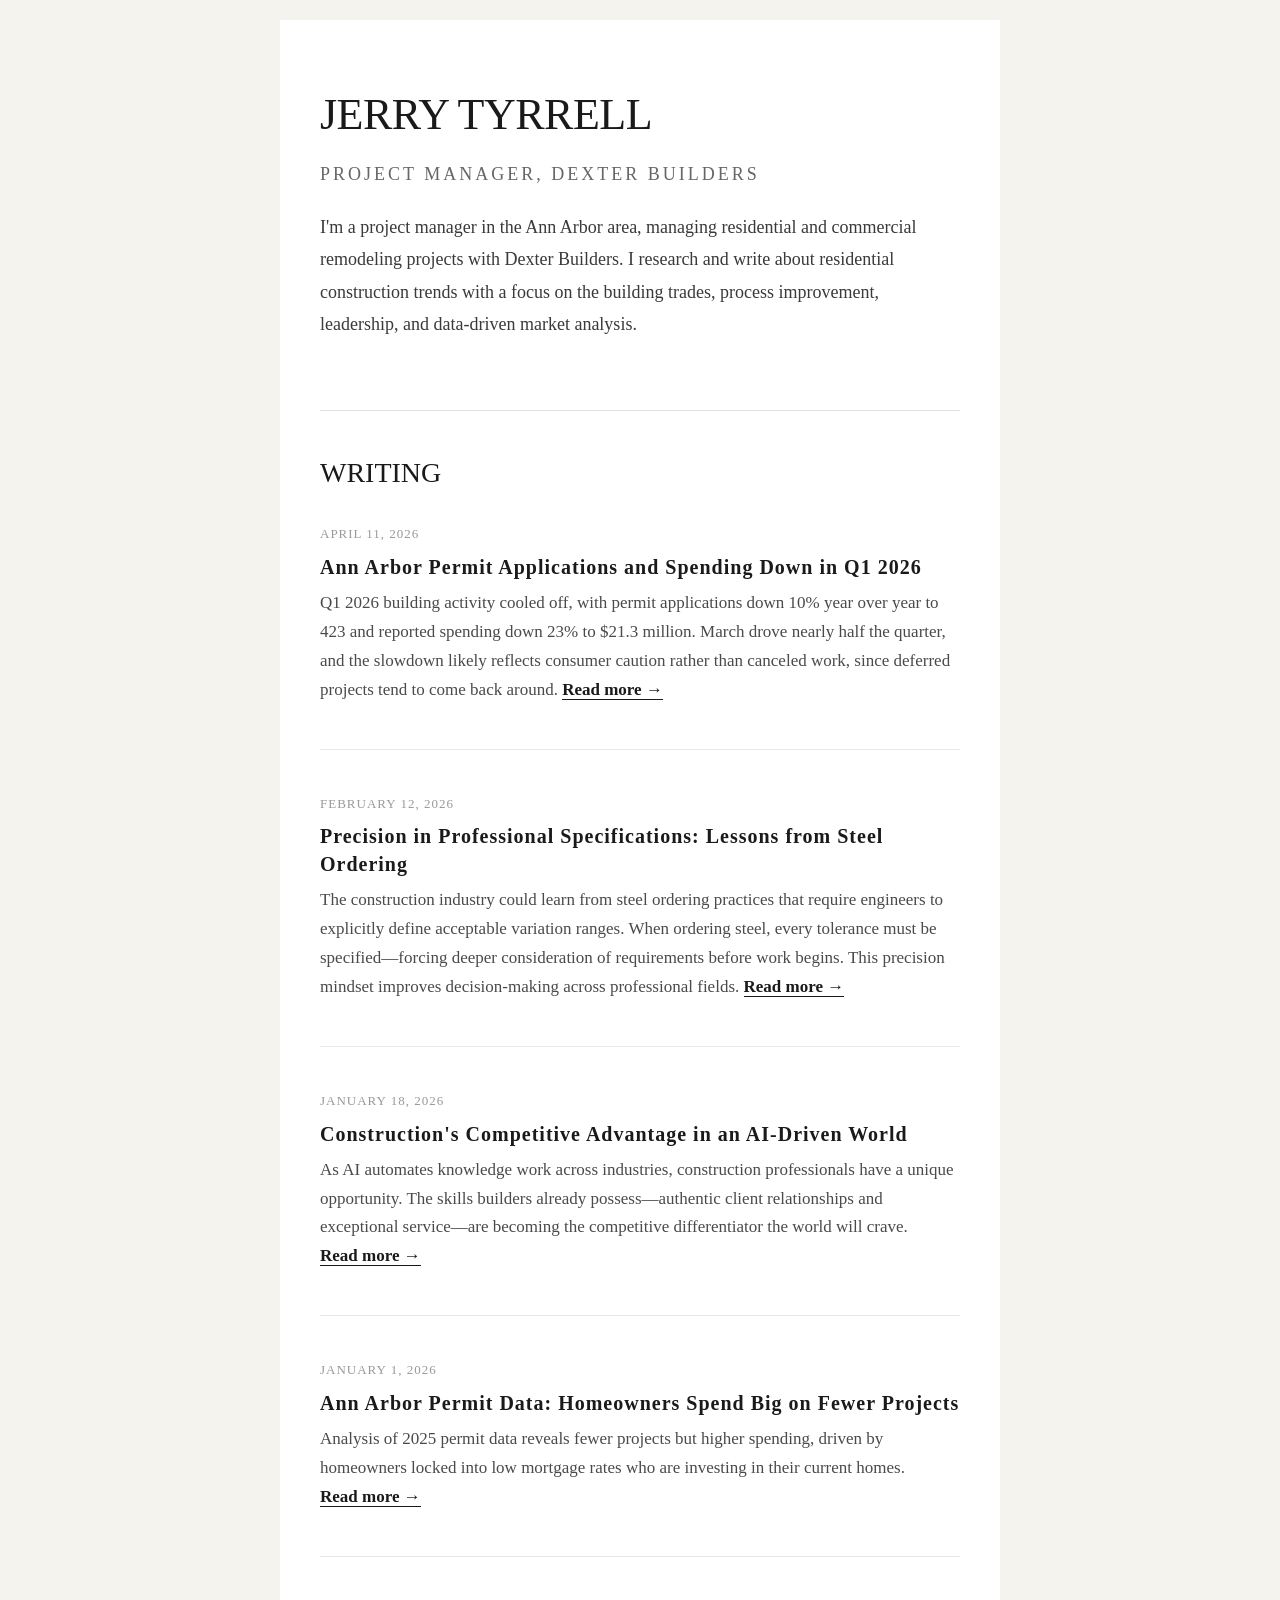
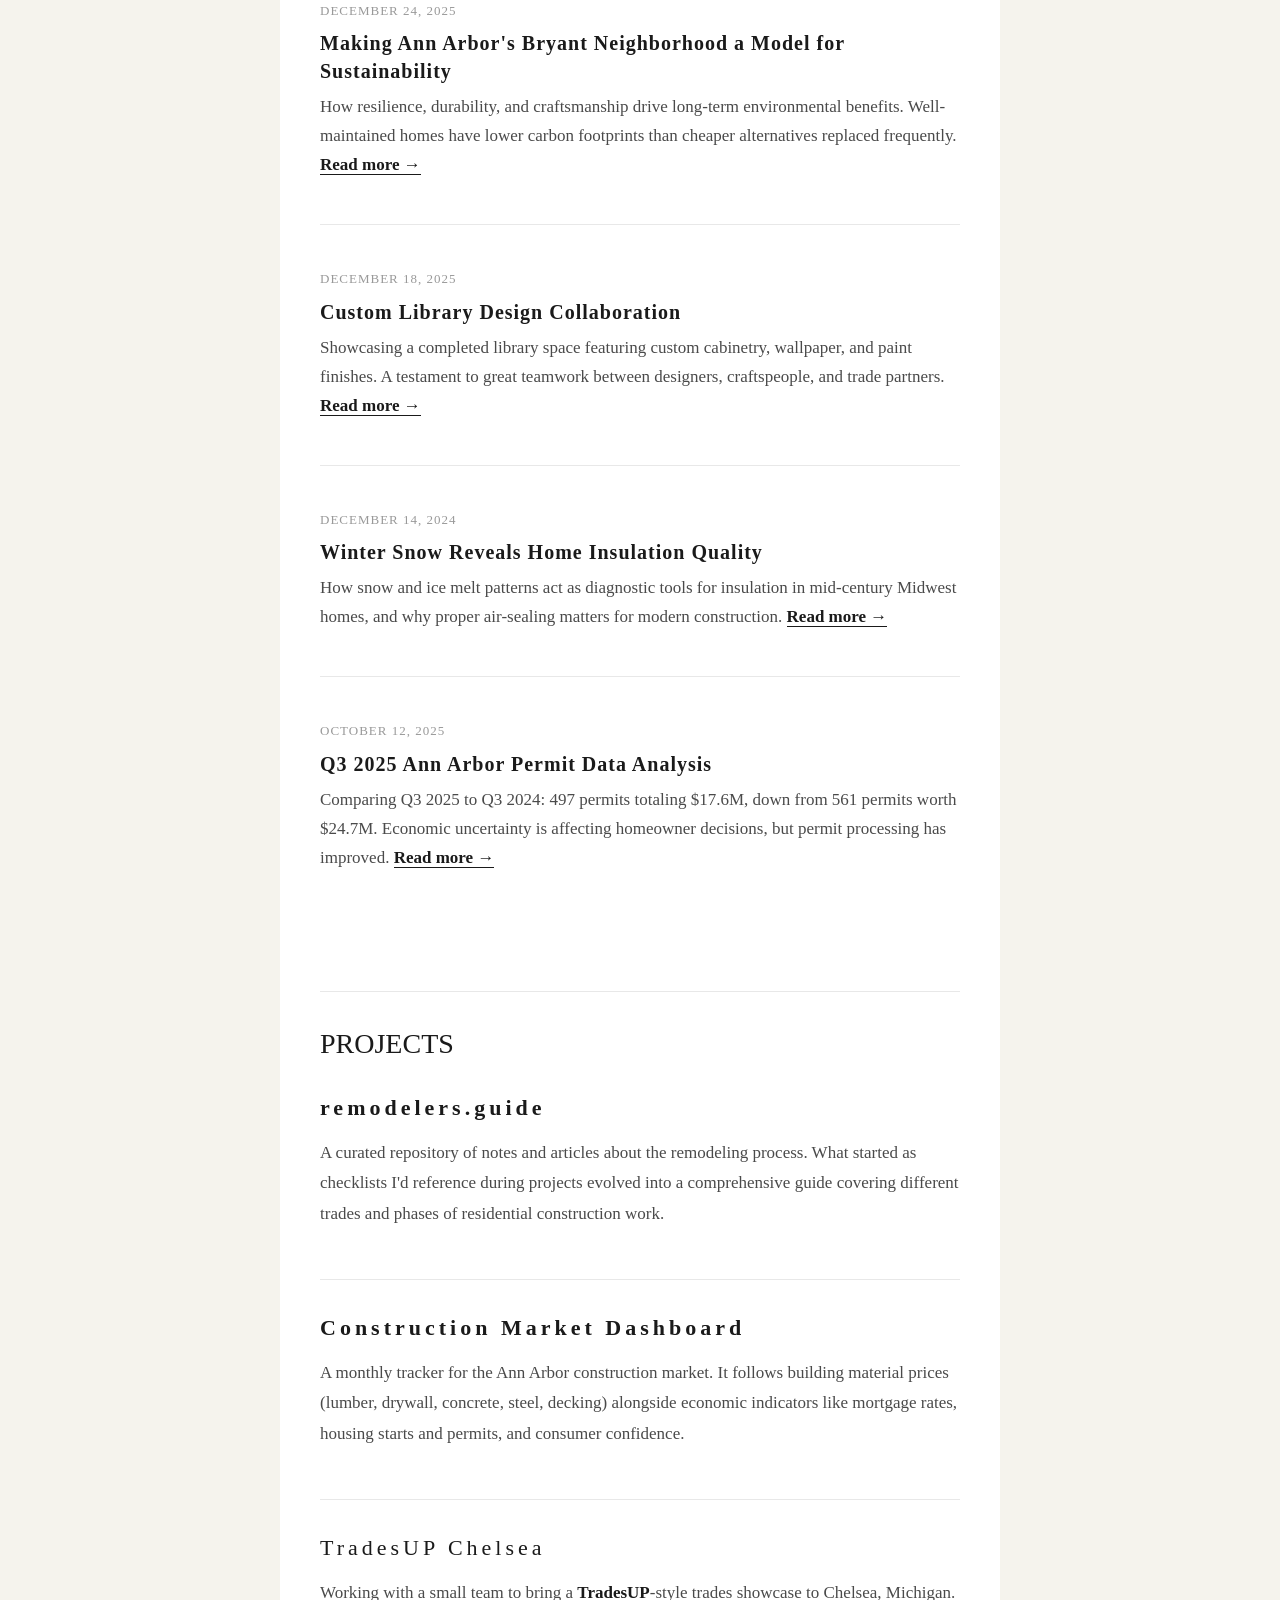
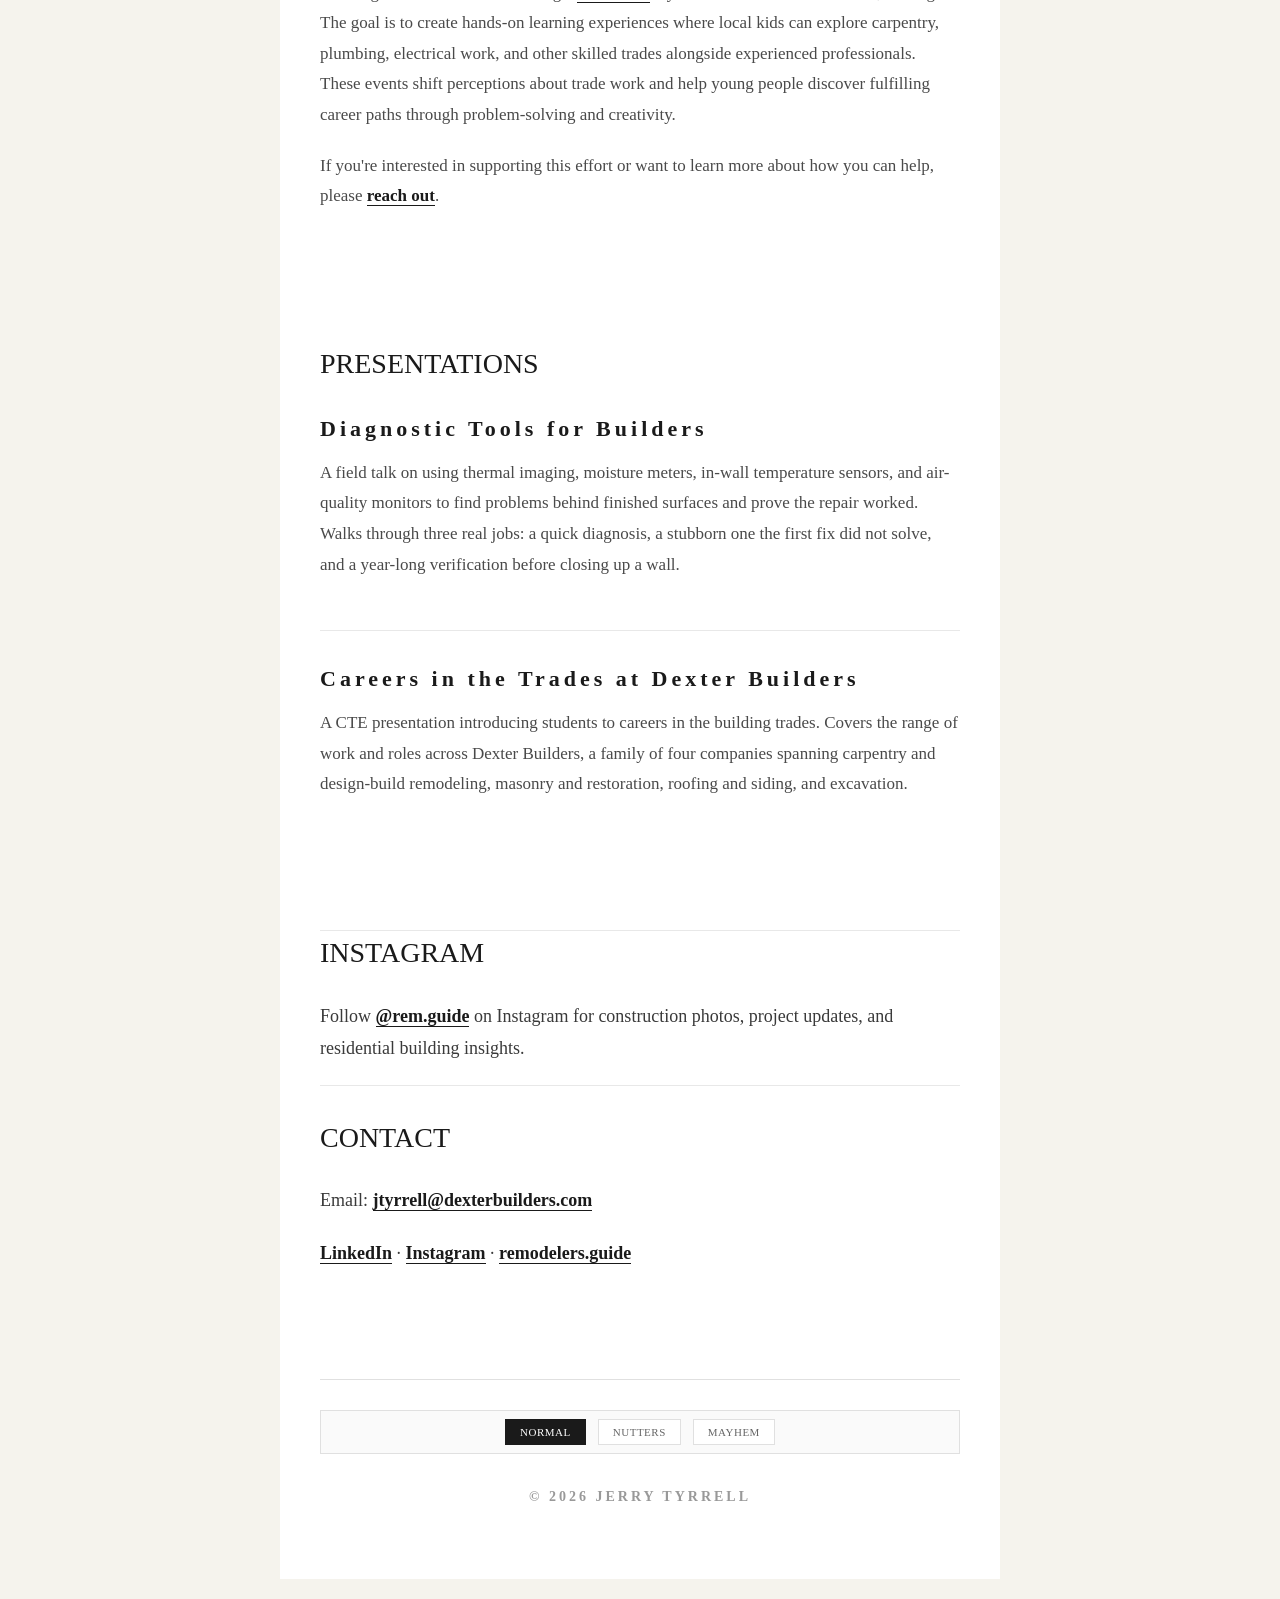
<file: index.html>
<!DOCTYPE html>
<html lang="en">
<head>
    <meta charset="UTF-8">
    <meta name="viewport" content="width=device-width, initial-scale=1.0">
    <meta name="robots" content="noindex, nofollow">
    <meta name="googlebot" content="noindex, nofollow">
    <title>Jerry Tyrrell</title>
    <link rel="stylesheet" href="styles.css">
</head>
<body>
    <div class="container">
        <header>
            <h1>Jerry Tyrrell</h1>
            <p class="subtitle">Project Manager, Dexter Builders</p>
            <p class="intro">I'm a project manager in the Ann Arbor area, managing residential and commercial remodeling projects with Dexter Builders. I research and write about residential construction trends with a focus on the building trades, process improvement, leadership, and data-driven market analysis.</p>
        </header>

        <main>
            <section id="writing">
                <h2>Writing</h2>

                <div class="posts-grid">
                    <div class="post-tile">
                        <div class="post-meta">April 11, 2026</div>
                        <h3><a href="https://www.linkedin.com/posts/jerrytyrrell_updates-about-the-building-and-remodeling-activity-7448568483594014720-kWm_" target="_blank">Ann Arbor Permit Applications and Spending Down in Q1 2026</a></h3>
                        <p>Q1 2026 building activity cooled off, with permit applications down 10% year over year to 423 and reported spending down 23% to $21.3 million. March drove nearly half the quarter, and the slowdown likely reflects consumer caution rather than canceled work, since deferred projects tend to come back around. <a href="https://www.linkedin.com/posts/jerrytyrrell_updates-about-the-building-and-remodeling-activity-7448568483594014720-kWm_" target="_blank" class="read-more">Read more →</a></p>
                    </div>

                    <div class="post-divider"></div>

                    <div class="post-tile">
                        <div class="post-meta">February 12, 2026</div>
                        <h3><a href="https://www.linkedin.com/feed/update/urn:li:activity:7427568767519367168/" target="_blank">Precision in Professional Specifications: Lessons from Steel Ordering</a></h3>
                        <p>The construction industry could learn from steel ordering practices that require engineers to explicitly define acceptable variation ranges. When ordering steel, every tolerance must be specified—forcing deeper consideration of requirements before work begins. This precision mindset improves decision-making across professional fields. <a href="https://www.linkedin.com/feed/update/urn:li:activity:7427568767519367168/" target="_blank" class="read-more">Read more →</a></p>
                    </div>

                    <div class="post-divider"></div>

                    <div class="post-tile">
                        <div class="post-meta">January 18, 2026</div>
                        <h3><a href="https://www.linkedin.com/feed/update/urn:li:activity:7418516091066363904/" target="_blank">Construction's Competitive Advantage in an AI-Driven World</a></h3>
                        <p>As AI automates knowledge work across industries, construction professionals have a unique opportunity. The skills builders already possess—authentic client relationships and exceptional service—are becoming the competitive differentiator the world will crave. <a href="https://www.linkedin.com/feed/update/urn:li:activity:7418516091066363904/" target="_blank" class="read-more">Read more →</a></p>
                    </div>

                    <div class="post-divider"></div>

                    <div class="post-tile">
                        <div class="post-meta">January 1, 2026</div>
                        <h3><a href="https://www.linkedin.com/posts/jerrytyrrell_closing-out-the-year-means-we-can-look-at-activity-7412513308915867648-OZ-E" target="_blank">Ann Arbor Permit Data: Homeowners Spend Big on Fewer Projects</a></h3>
                        <p>Analysis of 2025 permit data reveals fewer projects but higher spending, driven by homeowners locked into low mortgage rates who are investing in their current homes. <a href="https://www.linkedin.com/posts/jerrytyrrell_closing-out-the-year-means-we-can-look-at-activity-7412513308915867648-OZ-E" target="_blank" class="read-more">Read more →</a></p>
                    </div>

                    <div class="post-divider"></div>

                    <div class="post-tile">
                        <div class="post-meta">December 24, 2025</div>
                        <h3><a href="https://www.linkedin.com/posts/jerrytyrrell_making-ann-arbors-bryant-neighborhood-a-activity-7409614318465519616-YeWt" target="_blank">Making Ann Arbor's Bryant Neighborhood a Model for Sustainability</a></h3>
                        <p>How resilience, durability, and craftsmanship drive long-term environmental benefits. Well-maintained homes have lower carbon footprints than cheaper alternatives replaced frequently. <a href="https://www.linkedin.com/posts/jerrytyrrell_making-ann-arbors-bryant-neighborhood-a-activity-7409614318465519616-YeWt" target="_blank" class="read-more">Read more →</a></p>
                    </div>

                    <div class="post-divider"></div>

                    <div class="post-tile">
                        <div class="post-meta">December 18, 2025</div>
                        <h3><a href="https://www.linkedin.com/posts/jerrytyrrell_i-love-the-way-this-library-turned-out-it-activity-7407270418157330432-pagd" target="_blank">Custom Library Design Collaboration</a></h3>
                        <p>Showcasing a completed library space featuring custom cabinetry, wallpaper, and paint finishes. A testament to great teamwork between designers, craftspeople, and trade partners. <a href="https://www.linkedin.com/posts/jerrytyrrell_i-love-the-way-this-library-turned-out-it-activity-7407270418157330432-pagd" target="_blank" class="read-more">Read more →</a></p>
                    </div>

                    <div class="post-divider"></div>

                    <div class="post-tile">
                        <div class="post-meta">December 14, 2024</div>
                        <h3><a href="https://www.linkedin.com/posts/jerrytyrrell_this-time-of-year-is-a-gift-for-housing-nerds-activity-7406073569228754944-mecq" target="_blank">Winter Snow Reveals Home Insulation Quality</a></h3>
                        <p>How snow and ice melt patterns act as diagnostic tools for insulation in mid-century Midwest homes, and why proper air-sealing matters for modern construction. <a href="https://www.linkedin.com/posts/jerrytyrrell_this-time-of-year-is-a-gift-for-housing-nerds-activity-7406073569228754944-mecq" target="_blank" class="read-more">Read more →</a></p>
                    </div>

                    <div class="post-divider"></div>

                    <div class="post-tile">
                        <div class="post-meta">October 12, 2025</div>
                        <h3><a href="https://www.linkedin.com/posts/jerrytyrrell_ive-been-tracking-ann-arbors-permit-info-activity-7382974344899125248-f1o3" target="_blank">Q3 2025 Ann Arbor Permit Data Analysis</a></h3>
                        <p>Comparing Q3 2025 to Q3 2024: 497 permits totaling $17.6M, down from 561 permits worth $24.7M. Economic uncertainty is affecting homeowner decisions, but permit processing has improved. <a href="https://www.linkedin.com/posts/jerrytyrrell_ive-been-tracking-ann-arbors-permit-info-activity-7382974344899125248-f1o3" target="_blank" class="read-more">Read more →</a></p>
                    </div>
                </div>
            </section>

            <section id="projects">
                <h2>Projects</h2>
                <div class="project">
                    <h3><a href="https://remodelers.guide" target="_blank">remodelers.guide</a></h3>
                    <p>A curated repository of notes and articles about the remodeling process. What started as checklists I'd reference during projects evolved into a comprehensive guide covering different trades and phases of residential construction work.</p>
                </div>
                <div class="project">
                    <h3><a href="https://jertyr.github.io/rem-guide/construction-dashboard.html" target="_blank">Construction Market Dashboard</a></h3>
                    <p>A monthly tracker for the Ann Arbor construction market. It follows building material prices (lumber, drywall, concrete, steel, decking) alongside economic indicators like mortgage rates, housing starts and permits, and consumer confidence.</p>
                </div>
                <div class="project">
                    <h3>TradesUP Chelsea</h3>
                    <p>Working with a small team to bring a <a href="https://www.tradesup.org/" target="_blank">TradesUP</a>-style trades showcase to Chelsea, Michigan. The goal is to create hands-on learning experiences where local kids can explore carpentry, plumbing, electrical work, and other skilled trades alongside experienced professionals. These events shift perceptions about trade work and help young people discover fulfilling career paths through problem-solving and creativity.</p>
                    <p>If you're interested in supporting this effort or want to learn more about how you can help, please <a href="mailto:jtyrrell@dexterbuilders.com">reach out</a>.</p>
                </div>
            </section>

            <section id="presentations">
                <h2>Presentations</h2>
                <div class="project">
                    <h3><a href="https://jertyr.github.io/rem-guide/diagnostic-tools.html" target="_blank">Diagnostic Tools for Builders</a></h3>
                    <p>A field talk on using thermal imaging, moisture meters, in-wall temperature sensors, and air-quality monitors to find problems behind finished surfaces and prove the repair worked. Walks through three real jobs: a quick diagnosis, a stubborn one the first fix did not solve, and a year-long verification before closing up a wall.</p>
                </div>
                <div class="project">
                    <h3><a href="https://jertyr.github.io/rem-guide/cte-presentation.html" target="_blank">Careers in the Trades at Dexter Builders</a></h3>
                    <p>A CTE presentation introducing students to careers in the building trades. Covers the range of work and roles across Dexter Builders, a family of four companies spanning carpentry and design-build remodeling, masonry and restoration, roofing and siding, and excavation.</p>
                </div>
            </section>

            <section id="instagram">
                <h2>Instagram</h2>
                <p>Follow <a href="https://www.instagram.com/rem.guide" target="_blank">@rem.guide</a> on Instagram for construction photos, project updates, and residential building insights.</p>
            </section>

            <section id="contact">
                <h2>Contact</h2>
                <p>
                    Email: <a href="mailto:jtyrrell@dexterbuilders.com">jtyrrell@dexterbuilders.com</a>
                </p>
                <p>
                    <a href="https://www.linkedin.com/in/jerrytyrrell" target="_blank">LinkedIn</a> ·
                    <a href="https://www.instagram.com/rem.guide" target="_blank">Instagram</a> ·
                    <a href="https://remodelers.guide" target="_blank">remodelers.guide</a>
                </p>
            </section>
        </main>

        <footer>
            <div class="chaos-toggle">
                <div class="mode-buttons">
                    <button class="mode-btn active" data-mode="normal">Normal</button>
                    <button class="mode-btn" data-mode="nutters">Nutters</button>
                    <button class="mode-btn" data-mode="mayhem">Mayhem</button>
                </div>
            </div>
            <p>© 2026 Jerry Tyrrell</p>
        </footer>
    </div>
    <script src="script.js"></script>
</body>
</html>
</file>
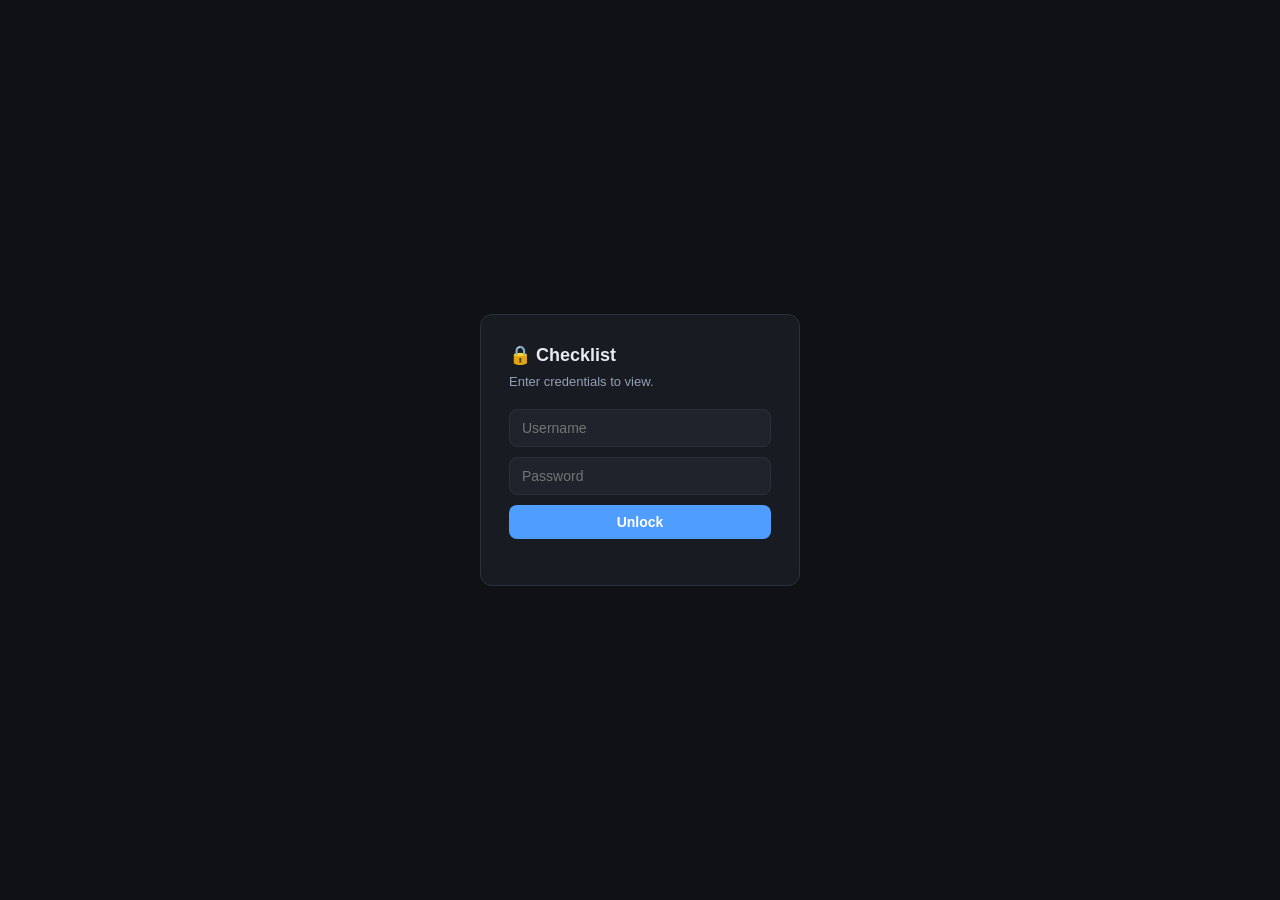
<file: checklist.html>
<!DOCTYPE html>
<html lang="en">
<head>
<meta charset="UTF-8">
<meta name="viewport" content="width=device-width, initial-scale=1.0">
<meta name="robots" content="noindex, nofollow">
<title>Checklist</title>
<style>
  :root {
    --bg: #0f1115;
    --panel: #181b22;
    --panel-2: #1f232c;
    --line: #2b313c;
    --text: #e7eaf0;
    --muted: #93a0b4;
    --accent: #4f9dff;
    --done: #5b6675;
    --red: #ff5c5c;
    --amber: #ffb74d;
    --green: #4caf78;
  }
  * { box-sizing: border-box; }
  html { color-scheme: dark; } /* dark-themed native date picker */
  body {
    margin: 0;
    font-family: -apple-system, BlinkMacSystemFont, "Segoe UI", Roboto, Helvetica, Arial, sans-serif;
    background: var(--bg);
    color: var(--text);
    line-height: 1.4;
  }
  .wrap { max-width: 820px; margin: 0 auto; padding: 20px 16px 80px; }

  /* ---- Login gate ---- */
  #gate {
    position: fixed; inset: 0; background: var(--bg);
    display: flex; align-items: center; justify-content: center; z-index: 50;
  }
  #gate .card {
    background: var(--panel); border: 1px solid var(--line); border-radius: 12px;
    padding: 28px; width: 320px; max-width: 90vw;
  }
  #gate h1 { font-size: 18px; margin: 0 0 4px; }
  #gate p { color: var(--muted); font-size: 13px; margin: 0 0 18px; }
  #gate input {
    width: 100%; padding: 10px 12px; margin-bottom: 10px; border-radius: 8px;
    border: 1px solid var(--line); background: var(--panel-2); color: var(--text); font-size: 14px;
  }
  button {
    cursor: pointer; border: none; border-radius: 8px; font-size: 14px;
    padding: 9px 14px; background: var(--accent); color: #fff; font-weight: 600;
  }
  button.secondary { background: var(--panel-2); color: var(--text); border: 1px solid var(--line); font-weight: 500; }
  button.ghost { background: transparent; color: var(--muted); padding: 4px 8px; font-weight: 500; }
  button:hover { filter: brightness(1.08); }
  #gate .err { color: var(--red); font-size: 12px; min-height: 16px; margin-top: 2px; }

  header.top { display: flex; align-items: baseline; justify-content: space-between; gap: 12px; flex-wrap: wrap; margin-bottom: 14px; }
  header.top h1 { font-size: 22px; margin: 0; }
  .stats { color: var(--muted); font-size: 13px; }
  .sync { margin-left: 10px; font-size: 12px; }
  .sync.ok { color: var(--green); }
  .sync.err { color: var(--red); }
  .sync.muted { color: var(--muted); }

  .toolbar { display: flex; gap: 8px; flex-wrap: wrap; align-items: center; margin-bottom: 16px; }
  .toolbar select, .toolbar input[type=text] {
    padding: 8px 10px; border-radius: 8px; border: 1px solid var(--line);
    background: var(--panel-2); color: var(--text); font-size: 13px;
  }
  .spacer { flex: 1; }

  /* ---- Add form ---- */
  .add {
    background: var(--panel); border: 1px solid var(--line); border-radius: 10px;
    padding: 12px; margin-bottom: 18px; display: grid;
    grid-template-columns: 1fr 150px 140px auto; gap: 8px;
  }
  .add input { padding: 9px 10px; border-radius: 8px; border: 1px solid var(--line); background: var(--panel-2); color: var(--text); font-size: 14px; }
  @media (max-width: 640px) { .add { grid-template-columns: 1fr 1fr; } .add input.title { grid-column: 1 / -1; } }

  /* ---- Inline edit form ---- */
  li.item.editing { display: block; border-color: var(--accent); }
  .edit-form { display: grid; grid-template-columns: 1fr 1fr; gap: 10px; }
  .edit-field { display: flex; flex-direction: column; gap: 4px; }
  .edit-field span { font-size: 11px; color: var(--muted); text-transform: uppercase; letter-spacing: .04em; }
  .edit-field input { padding: 8px 10px; border-radius: 8px; border: 1px solid var(--line); background: var(--panel-2); color: var(--text); font-size: 14px; }
  .edit-field:first-child { grid-column: 1 / -1; }
  .edit-btns { grid-column: 1 / -1; display: flex; gap: 8px; justify-content: flex-end; margin-top: 2px; }
  @media (max-width: 640px) { .edit-form { grid-template-columns: 1fr; } }

  /* ---- Group + items ---- */
  .group-h { color: var(--muted); font-size: 12px; text-transform: uppercase; letter-spacing: .05em; margin: 18px 0 8px; }
  ul.items { list-style: none; margin: 0; padding: 0; }
  li.item {
    display: flex; align-items: flex-start; gap: 10px; padding: 10px 12px;
    background: var(--panel); border: 1px solid var(--line); border-radius: 10px; margin-bottom: 8px;
  }
  li.item.done { opacity: .55; }
  li.item input[type=checkbox] { margin-top: 3px; width: 18px; height: 18px; accent-color: var(--green); cursor: pointer; }
  .body { flex: 1; min-width: 0; }
  .title-text { font-size: 15px; word-wrap: break-word; }
  li.item.done .title-text { text-decoration: line-through; color: var(--done); }
  .title-text[contenteditable=true] { outline: none; border-bottom: 1px dashed var(--accent); }
  .meta { display: flex; gap: 8px; flex-wrap: wrap; margin-top: 5px; font-size: 11.5px; }
  .tag { padding: 2px 7px; border-radius: 20px; background: var(--panel-2); color: var(--muted); border: 1px solid var(--line); }
  .tag.job { color: #cdd6e4; }
  .tag.due { color: var(--accent); }
  .tag.due.overdue { color: var(--red); border-color: var(--red); }
  .tag.due.soon { color: var(--amber); border-color: var(--amber); }
  .tag.recur { color: var(--green); }
  .tag.created { color: var(--muted); }
  .row-actions { display: flex; align-items: center; }
  .del { color: var(--muted); background: transparent; border: none; cursor: pointer; font-size: 16px; padding: 2px 6px; }
  .del:hover { color: var(--red); }

  #archive { margin-top: 22px; }
  #archive details { border-top: 1px solid var(--line); padding-top: 12px; }
  #archive summary { cursor: pointer; color: var(--muted); font-size: 13px; font-weight: 600; list-style: none; user-select: none; padding: 4px 0; }
  #archive summary::-webkit-details-marker { display: none; }
  #archive summary::before { content: "▸ "; }
  #archive details[open] summary::before { content: "▾ "; }
  #archive summary:hover { color: var(--text); }
  #archive ul.items { margin-top: 10px; }

  .footer-note { margin-top: 26px; color: var(--muted); font-size: 12px; border-top: 1px solid var(--line); padding-top: 14px; }
  .footer-note code { background: var(--panel-2); padding: 1px 5px; border-radius: 4px; }

  dialog { background: var(--panel); color: var(--text); border: 1px solid var(--line); border-radius: 12px; max-width: 90vw; width: 600px; }
  dialog textarea { width: 100%; height: 320px; background: var(--bg); color: var(--text); border: 1px solid var(--line); border-radius: 8px; font-family: ui-monospace, Menlo, monospace; font-size: 12px; padding: 10px; }
  .dlg-actions { display: flex; gap: 8px; justify-content: flex-end; margin-top: 10px; }
</style>
</head>
<body>

<!-- ===== Login gate (cosmetic — keeps casual visitors out, not real security) ===== -->
<div id="gate">
  <div class="card">
    <h1>🔒 Checklist</h1>
    <p>Enter credentials to view.</p>
    <input id="user" type="text" placeholder="Username" autocomplete="off">
    <input id="pass" type="password" placeholder="Password" autocomplete="off">
    <button id="loginBtn" style="width:100%">Unlock</button>
    <div class="err" id="loginErr"></div>
  </div>
</div>

<div class="wrap" id="app" style="display:none">
  <header class="top">
    <h1>Checklist</h1>
    <div class="stats">
      <span id="stats"></span>
      <span id="sync" class="sync"></span>
    </div>
  </header>

  <div class="toolbar">
    <label class="stats">Group:</label>
    <select id="groupBy">
      <option value="none">None</option>
      <option value="job">Job</option>
    </select>
    <label class="stats">Sort:</label>
    <select id="sortBy">
      <option value="due">Due date</option>
      <option value="created">Created</option>
      <option value="title">Title</option>
    </select>
    <input type="text" id="search" placeholder="Filter…">
    <span class="spacer"></span>
    <button class="secondary" id="exportBtn">Copy JSON for Claude</button>
    <button class="ghost" id="reloadBtn" title="Discard local changes and reload from repo">Reload from repo</button>
  </div>

  <div class="add">
    <input class="title" id="newTitle" type="text" placeholder="New item…">
    <input id="newJob" type="text" placeholder="Job (optional)">
    <input id="newDue" type="date" title="Due date">
    <button id="addBtn">Add</button>
  </div>

  <div id="list"></div>
  <div id="archive"></div>

  <p class="footer-note">
    Changes are saved in <strong>this browser only</strong>. To sync across devices, click
    <strong>Copy JSON for Claude</strong> and paste it to Claude Code, asking it to commit the result to
    <code>checklist.json</code>. Other devices then pull the latest with <strong>Reload from repo</strong>.
  </p>
</div>

<dialog id="exportDlg">
  <h3 style="margin-top:0">Checklist JSON</h3>
  <p class="stats">Copy this and tell Claude: "commit this to checklist.json".</p>
  <textarea id="exportText" readonly></textarea>
  <div class="dlg-actions">
    <button class="secondary" id="copyText">Copy to clipboard</button>
    <button id="closeDlg">Close</button>
  </div>
</dialog>

<script>
/* =========================================================================
   COSMETIC LOGIN — NOT REAL SECURITY.
   This page is public (GitHub Pages). Anyone who views source can read these.
   It only keeps casual/random visitors from seeing the list at a glance.
   ========================================================================= */
const USER = "admin";
const PASS = "pass";
const LS_KEY = "jt_checklist_v1";

/* =========================================================================
   CLOUD SYNC (Flavor B) — OFF until WORKER_URL is set.
   While WORKER_URL is "", the page behaves exactly as before: edits are
   saved to this browser only and you sync via "Copy JSON for Claude".
   After deploying the Cloudflare Worker (see SETUP-checklist-sync.md),
   paste its URL below and every change auto-saves to the repo, no PR needed.
   ========================================================================= */
const WORKER_URL = "https://checklist-sync.geraldatyrrell.workers.dev"; // Cloudflare Worker for cloud sync
const CLOUD_TOKEN_KEY = "jt_cloud_token";

const gate = document.getElementById("gate");
const app  = document.getElementById("app");

function tryLogin() {
  const u = document.getElementById("user").value.trim();
  const p = document.getElementById("pass").value;
  if (u === USER && p === PASS) {
    sessionStorage.setItem("jt_auth", "1");
    showApp();
  } else {
    document.getElementById("loginErr").textContent = "Incorrect username or password.";
  }
}
document.getElementById("loginBtn").addEventListener("click", tryLogin);
document.getElementById("pass").addEventListener("keydown", e => { if (e.key === "Enter") tryLogin(); });
document.getElementById("user").addEventListener("keydown", e => { if (e.key === "Enter") document.getElementById("pass").focus(); });

if (sessionStorage.getItem("jt_auth") === "1") showApp();

function showApp() { gate.style.display = "none"; app.style.display = "block"; init(); }

/* ========================== Data layer ========================== */
let state = { items: [] };
const editing = new Set(); // ids currently in edit mode
let archiveOpen = false;   // remember archive expand/collapse across renders

async function init() {
  const saved = localStorage.getItem(LS_KEY);
  if (saved) {
    try { state = JSON.parse(saved); } catch { try { await loadFromRepo(); } catch {} }
  } else {
    try { await loadFromRepo(); } catch { state = { items: [] }; }
  }
  bindControls();
  render();
}

async function loadFromRepo() {
  const res = await fetch("checklist.json?ts=" + Date.now(), { cache: "no-store" });
  if (!res.ok) throw new Error("HTTP " + res.status + " fetching checklist.json");
  const data = await res.json();
  state = { items: data.items || [] };
  save();
  return state.items.length;
}

function save() {
  localStorage.setItem(LS_KEY, JSON.stringify(state));
  if (cloud.enabled()) queueSync();
}

/* ===================== Cloud sync (Flavor B) ===================== */
const cloud = {
  enabled: () => !!WORKER_URL,
  token: () => localStorage.getItem(CLOUD_TOKEN_KEY) || "",
  setToken: t => localStorage.setItem(CLOUD_TOKEN_KEY, t),
  clearToken: () => localStorage.removeItem(CLOUD_TOKEN_KEY),
  async push() {
    let token = cloud.token();
    if (!token) {
      token = prompt("Cloud sync password (set once on this device):");
      if (!token) return { ok: false, reason: "no-password" };
      cloud.setToken(token);
    }
    const payload = { updated: new Date().toISOString().slice(0,10), items: state.items };
    const res = await fetch(WORKER_URL, {
      method: "POST",
      headers: { "Content-Type": "application/json" },
      body: JSON.stringify({ token, data: payload })
    });
    if (res.status === 401) { cloud.clearToken(); return { ok: false, reason: "bad-password" }; }
    if (!res.ok) return { ok: false, reason: "HTTP " + res.status };
    return { ok: true };
  }
};

let syncTimer = null;
function queueSync() {
  setSyncStatus("pending");
  clearTimeout(syncTimer);
  syncTimer = setTimeout(runSync, 1200); // debounce bursts of edits
}
async function runSync() {
  setSyncStatus("saving");
  try {
    const r = await cloud.push();
    if (r.ok) setSyncStatus("saved");
    else if (r.reason === "bad-password") setSyncStatus("error", "auth failed — click to retry");
    else if (r.reason === "no-password") setSyncStatus("idle");
    else setSyncStatus("error", "not saved (" + r.reason + ") — click to retry");
  } catch (e) {
    setSyncStatus("error", "offline — saved locally, click to retry");
  }
}
function setSyncStatus(kind, msg) {
  const el = document.getElementById("sync");
  if (!el || !cloud.enabled()) return;
  const map = {
    pending: ["• syncing…", "muted"],
    saving:  ["• saving…", "muted"],
    saved:   ["✓ saved to cloud", "ok"],
    error:   ["⚠ " + (msg || "sync error"), "err"],
    idle:    ["", "muted"]
  };
  const [text, cls] = map[kind] || ["", "muted"];
  el.textContent = text;
  el.className = "sync " + cls;
  el.onclick = (kind === "error") ? runSync : null;
  el.style.cursor = (kind === "error") ? "pointer" : "default";
}

function nextId() { return state.items.reduce((m, i) => Math.max(m, i.id || 0), 0) + 1; }

/* ===================== Date helpers (mixed formats) ===================== */
// Accepts YYYY-MM-DD, MM-DD-YYYY, or partial MM-DD (assumes 2026). Returns Date or null.
function parseDate(s) {
  if (!s) return null;
  s = s.trim();
  let m;
  if ((m = s.match(/^(\d{4})-(\d{1,2})-(\d{1,2})$/))) return new Date(+m[1], +m[2]-1, +m[3]);
  if ((m = s.match(/^(\d{1,2})-(\d{1,2})-(\d{4})$/)))  return new Date(+m[3], +m[1]-1, +m[2]);
  if ((m = s.match(/^(\d{1,2})-(\d{1,2})$/)))           return new Date(2026, +m[1]-1, +m[2]);
  const d = new Date(s);
  return isNaN(d) ? null : d;
}
function dueClass(s) {
  const d = parseDate(s);
  if (!d) return "";
  const today = new Date(); today.setHours(0,0,0,0);
  const diff = (d - today) / 86400000;
  if (diff < 0) return "overdue";
  if (diff <= 7) return "soon";
  return "";
}

/* ========================== Controls ========================== */
function bindControls() {
  document.getElementById("addBtn").addEventListener("click", addItem);
  document.getElementById("newTitle").addEventListener("keydown", e => { if (e.key === "Enter") addItem(); });
  document.getElementById("groupBy").addEventListener("change", render);
  document.getElementById("sortBy").addEventListener("change", render);
  document.getElementById("search").addEventListener("input", render);
  document.getElementById("reloadBtn").addEventListener("click", async (e) => {
    if (!confirm("Discard local changes and reload from the committed checklist.json?")) return;
    const btn = e.currentTarget;
    const label = btn.textContent;
    btn.textContent = "Loading…";
    try {
      localStorage.removeItem(LS_KEY);
      const n = await loadFromRepo();
      editing.clear();
      render();
      btn.textContent = "Loaded " + n + " ✓";
    } catch (err) {
      btn.textContent = label;
      alert("Could not reload from repo:\n" + err.message +
            "\n\nIf you just merged a change, GitHub Pages can take 1–2 minutes to publish it. Wait a moment and try again.");
    }
    setTimeout(() => { btn.textContent = label; }, 2000);
  });
  document.getElementById("exportBtn").addEventListener("click", openExport);
  document.getElementById("closeDlg").addEventListener("click", () => document.getElementById("exportDlg").close());
  document.getElementById("copyText").addEventListener("click", () => {
    const t = document.getElementById("exportText");
    t.select(); navigator.clipboard.writeText(t.value);
    document.getElementById("copyText").textContent = "Copied ✓";
    setTimeout(() => document.getElementById("copyText").textContent = "Copy to clipboard", 1500);
  });
}

function addItem() {
  const title = document.getElementById("newTitle").value.trim();
  if (!title) return;
  state.items.push({
    id: nextId(), done: false, title,
    job: document.getElementById("newJob").value.trim(),
    due: document.getElementById("newDue").value.trim(),
    created: new Date().toISOString().slice(0,10), recur: ""
  });
  document.getElementById("newTitle").value = "";
  document.getElementById("newJob").value = "";
  document.getElementById("newDue").value = "";
  save(); render();
}

function toggle(id) {
  const it = state.items.find(i => i.id === id);
  if (it) {
    it.done = !it.done;
    it.completed = it.done ? new Date().toISOString().slice(0,10) : "";
    save(); render();
  }
}
function del(id) {
  state.items = state.items.filter(i => i.id !== id);
  save(); render();
}
function editTitle(id, text) {
  const it = state.items.find(i => i.id === id);
  if (it) { it.title = text; save(); }
}
function updateItem(id, fields) {
  const it = state.items.find(i => i.id === id);
  if (it) { Object.assign(it, fields); save(); }
}

/* ========================== Render ========================== */
function render() {
  const list = document.getElementById("list");
  const groupBy = document.getElementById("groupBy").value;
  const sortBy  = document.getElementById("sortBy").value;
  const q = document.getElementById("search").value.toLowerCase();

  const matches = i => !q || (i.title + " " + (i.job||"")).toLowerCase().includes(q);
  const active   = state.items.filter(i => !i.done && matches(i));
  const archived = state.items.filter(i =>  i.done && matches(i));

  const sorters = {
    due: (a,b) => (parseDate(a.due)?.getTime() ?? Infinity) - (parseDate(b.due)?.getTime() ?? Infinity),
    created: (a,b) => (parseDate(a.created)?.getTime() ?? 0) - (parseDate(b.created)?.getTime() ?? 0),
    title: (a,b) => a.title.localeCompare(b.title)
  };
  active.sort(sorters[sortBy]);
  // Archive: most recently completed first, then by due
  archived.sort((a,b) =>
    (parseDate(b.completed)?.getTime() ?? 0) - (parseDate(a.completed)?.getTime() ?? 0)
    || sorters[sortBy](a,b)
  );

  // stats
  const total = state.items.length, done = state.items.filter(i=>i.done).length;
  document.getElementById("stats").textContent = `${done}/${total} done`;

  // ----- Active list -----
  list.innerHTML = "";
  if (active.length === 0) {
    const empty = document.createElement("div");
    empty.className = "group-h";
    empty.textContent = q ? "No active items match your filter." : "🎉 No active items — all clear!";
    list.appendChild(empty);
  } else if (groupBy === "job") {
    const groups = {};
    active.forEach(i => { const k = i.job || "—"; (groups[k] = groups[k] || []).push(i); });
    Object.keys(groups).sort().forEach(k => {
      const h = document.createElement("div"); h.className = "group-h"; h.textContent = k;
      list.appendChild(h);
      list.appendChild(renderList(groups[k]));
    });
  } else {
    list.appendChild(renderList(active));
  }

  // ----- Archive (collapsible) -----
  renderArchive(archived);
}

function renderArchive(archived) {
  const wrap = document.getElementById("archive");
  wrap.innerHTML = "";
  if (archived.length === 0) return;

  const details = document.createElement("details");
  details.open = archiveOpen;
  details.addEventListener("toggle", () => { archiveOpen = details.open; });

  const summary = document.createElement("summary");
  summary.textContent = `Archive — completed (${archived.length})`;
  details.appendChild(summary);

  details.appendChild(renderList(archived));
  wrap.appendChild(details);
}

function renderList(items) {
  const ul = document.createElement("ul"); ul.className = "items";
  items.forEach(i => ul.appendChild(renderItem(i)));
  return ul;
}

function renderItem(i) {
  if (editing.has(i.id)) return renderEditItem(i);

  const li = document.createElement("li");
  li.className = "item" + (i.done ? " done" : "");

  const cb = document.createElement("input");
  cb.type = "checkbox"; cb.checked = i.done;
  cb.addEventListener("change", () => toggle(i.id));

  const body = document.createElement("div"); body.className = "body";
  const t = document.createElement("div");
  t.className = "title-text"; t.textContent = i.title;
  t.title = "Double-click to edit title (or use ✎ to edit all fields)";
  t.addEventListener("dblclick", () => { t.contentEditable = "true"; t.focus(); });
  t.addEventListener("blur", () => { t.contentEditable = "false"; editTitle(i.id, t.textContent.trim()); });
  t.addEventListener("keydown", e => { if (e.key === "Enter") { e.preventDefault(); t.blur(); } });
  body.appendChild(t);

  const meta = document.createElement("div"); meta.className = "meta";
  if (i.job)   meta.appendChild(tag("job", i.job));
  if (i.due)   meta.appendChild(tag("due " + dueClass(i.due), "due " + i.due));
  if (i.recur) meta.appendChild(tag("recur", "↻ " + i.recur));
  if (i.done && i.completed) meta.appendChild(tag("created", "done " + i.completed));
  else if (i.created) meta.appendChild(tag("created", "added " + i.created));
  body.appendChild(meta);

  const actions = document.createElement("div"); actions.className = "row-actions";
  const e = document.createElement("button"); e.className = "del"; e.textContent = "✎"; e.title = "Edit";
  e.addEventListener("click", () => { editing.add(i.id); render(); });
  const d = document.createElement("button"); d.className = "del"; d.textContent = "✕"; d.title = "Delete";
  d.addEventListener("click", () => { if (confirm("Delete this item?")) del(i.id); });
  actions.append(e, d);

  li.append(cb, body, actions);
  return li;
}

function renderEditItem(i) {
  const li = document.createElement("li");
  li.className = "item editing";

  const form = document.createElement("div"); form.className = "edit-form";
  const title = mkField("Title", i.title, "title");
  const job   = mkField("Job", i.job || "", "job");
  const due   = mkField("Due", toISO(i.due), "due", "date");
  const recur = mkField("Recur", i.recur || "", "recur");
  form.append(title.wrap, job.wrap, due.wrap, recur.wrap);

  const btns = document.createElement("div"); btns.className = "edit-btns";
  const saveB = document.createElement("button"); saveB.textContent = "Save";
  const cancelB = document.createElement("button"); cancelB.className = "secondary"; cancelB.textContent = "Cancel";
  const commit = () => {
    const t = title.input.value.trim();
    if (!t) { title.input.focus(); return; }
    updateItem(i.id, { title: t, job: job.input.value.trim(), due: due.input.value.trim(), recur: recur.input.value.trim() });
    editing.delete(i.id); render();
  };
  saveB.addEventListener("click", commit);
  cancelB.addEventListener("click", () => { editing.delete(i.id); render(); });
  form.addEventListener("keydown", ev => {
    if (ev.key === "Enter") { ev.preventDefault(); commit(); }
    else if (ev.key === "Escape") { editing.delete(i.id); render(); }
  });
  btns.append(saveB, cancelB);
  form.appendChild(btns);

  li.appendChild(form);
  setTimeout(() => title.input.focus(), 0);
  return li;
}

function mkField(label, value, name, type = "text") {
  const wrap = document.createElement("label"); wrap.className = "edit-field";
  const span = document.createElement("span"); span.textContent = label;
  const input = document.createElement("input"); input.type = type; input.value = value; input.dataset.name = name;
  wrap.append(span, input);
  return { wrap, input };
}

// Normalize any parseable date string to YYYY-MM-DD so a <input type=date> can show it.
function toISO(s) {
  const d = parseDate(s);
  if (!d) return "";
  const m = String(d.getMonth() + 1).padStart(2, "0");
  const day = String(d.getDate()).padStart(2, "0");
  return `${d.getFullYear()}-${m}-${day}`;
}

function tag(cls, text) {
  const s = document.createElement("span"); s.className = "tag " + cls; s.textContent = text;
  return s;
}

function openExport() {
  const out = { updated: new Date().toISOString().slice(0,10), items: state.items };
  document.getElementById("exportText").value = JSON.stringify(out, null, 2);
  document.getElementById("exportDlg").showModal();
}
</script>
</body>
</html>
</file>
<file: styles.css>
/* Reset and Base Styles */
* {
    margin: 0;
    padding: 0;
    box-sizing: border-box;
}

html {
    scroll-behavior: smooth;
}

@keyframes pixelGlitch {
    0%, 100% { transform: translate(0); }
    20% { transform: translate(-2px, 2px); }
    40% { transform: translate(2px, -2px); }
    60% { transform: translate(-2px, -2px); }
    80% { transform: translate(2px, 2px); }
}

@keyframes constructionBlink {
    0%, 49% { opacity: 1; }
    50%, 100% { opacity: 0; }
}

@keyframes neonGlow {
    0%, 100% {
        text-shadow: 0 0 10px #FF00FF, 0 0 20px #FF00FF, 0 0 30px #00FFFF;
    }
    50% {
        text-shadow: 0 0 20px #00FFFF, 0 0 30px #00FFFF, 0 0 40px #FF00FF;
    }
}

@keyframes rotate {
    from { transform: rotate(0deg); }
    to { transform: rotate(360deg); }
}

@keyframes slideIn {
    from { transform: translateX(-100%); opacity: 0; }
    to { transform: translateX(0); opacity: 1; }
}

body {
    font-family: 'Courier New', Courier, monospace;
    font-size: 16px;
    line-height: 1.6;
    color: #00FF00;
    background: #000;
    position: relative;
    overflow-x: hidden;
    cursor: crosshair;
}

body::before {
    content: "";
    position: fixed;
    top: 0;
    left: 0;
    width: 100%;
    height: 100%;
    background:
        repeating-linear-gradient(
            0deg,
            rgba(255, 0, 255, 0.03) 0px,
            transparent 1px,
            transparent 2px,
            rgba(255, 0, 255, 0.03) 3px
        ),
        radial-gradient(circle at 20% 50%, rgba(0, 255, 255, 0.1) 0%, transparent 50%),
        radial-gradient(circle at 80% 80%, rgba(255, 0, 255, 0.1) 0%, transparent 50%);
    pointer-events: none;
    z-index: 1;
    animation: pixelGlitch 5s infinite;
}

/* Bold, chunky headings for retro game feel */
h1, h2, h3, h4, h5, h6 {
    font-family: 'Courier New', Courier, monospace;
    font-weight: 900;
    text-transform: uppercase;
    letter-spacing: 4px;
}

/* Container */
.container {
    max-width: 900px;
    margin: 20px auto;
    padding: 0;
    background: linear-gradient(45deg, #1a1a1a 25%, transparent 25%),
                linear-gradient(-45deg, #1a1a1a 25%, transparent 25%),
                linear-gradient(45deg, transparent 75%, #1a1a1a 75%),
                linear-gradient(-45deg, transparent 75%, #1a1a1a 75%),
                #0a0a0a;
    background-size: 20px 20px;
    background-position: 0 0, 0 10px, 10px -10px, -10px 0px;
    min-height: calc(100vh - 40px);
    border: 4px solid #FF00FF;
    box-shadow:
        0 0 20px #FF00FF,
        0 0 40px rgba(255, 0, 255, 0.5),
        inset 0 0 60px rgba(0, 255, 255, 0.1);
    position: relative;
    z-index: 2;
    animation: slideIn 0.8s ease-out;
}

.container::before {
    content: "⚠ CONSTRUCTION ZONE ⚠";
    position: absolute;
    top: -30px;
    left: 50%;
    transform: translateX(-50%);
    background: repeating-linear-gradient(
        45deg,
        #FFFF00,
        #FFFF00 10px,
        #000 10px,
        #000 20px
    );
    color: #000;
    padding: 8px 24px;
    font-size: 14px;
    font-weight: 900;
    letter-spacing: 3px;
    border: 3px solid #000;
    animation: constructionBlink 1s infinite;
    z-index: 10;
}

.container::after {
    content: "▼";
    position: absolute;
    bottom: -40px;
    left: 50%;
    transform: translateX(-50%);
    color: #00FFFF;
    font-size: 24px;
    animation: constructionBlink 0.8s infinite;
}

/* Header */
header {
    margin: 0;
    padding: 30px 20px;
    background: linear-gradient(135deg, #FF00FF 0%, #00FFFF 100%);
    border-bottom: 6px solid #FFFF00;
    position: relative;
    overflow: hidden;
}

header::before {
    content: "🏗";
    position: absolute;
    top: 10px;
    right: 20px;
    font-size: 60px;
    opacity: 0.3;
    animation: rotate 10s linear infinite;
}

header::after {
    content: "";
    position: absolute;
    top: 0;
    left: -100%;
    width: 100%;
    height: 100%;
    background: linear-gradient(90deg, transparent, rgba(255, 255, 255, 0.3), transparent);
    animation: scanline 3s linear infinite;
}

@keyframes scanline {
    0% { left: -100%; }
    100% { left: 100%; }
}

h1 {
    font-size: 48px;
    font-weight: 900;
    margin: 0 0 16px 0;
    padding: 0;
    color: #000;
    text-shadow:
        3px 3px 0 #FF00FF,
        -3px -3px 0 #00FFFF,
        0 0 30px rgba(255, 255, 255, 0.8);
    letter-spacing: 6px;
    animation: neonGlow 2s ease-in-out infinite;
    position: relative;
    z-index: 1;
}

.subtitle {
    font-size: 14px;
    color: #FFFF00;
    margin: 0 0 20px 0;
    padding: 8px 16px;
    font-weight: 900;
    text-transform: uppercase;
    letter-spacing: 3px;
    background-color: #000;
    display: inline-block;
    border: 3px solid #FFFF00;
    box-shadow:
        0 0 10px #FFFF00,
        inset 0 0 10px rgba(255, 255, 0, 0.3);
    position: relative;
    z-index: 1;
}

.intro {
    font-size: 15px;
    line-height: 1.8;
    color: #00FF00;
    background-color: #0a0a0a;
    padding: 20px;
    margin: 0;
    border: 3px solid #00FFFF;
    box-shadow: 0 0 15px rgba(0, 255, 255, 0.5);
    font-family: 'Courier New', monospace;
    position: relative;
    z-index: 1;
}

.intro::before {
    content: "> ";
    color: #FF00FF;
    font-weight: 900;
}

.intro a {
    color: #FF00FF;
    border-bottom: 2px solid #FF00FF;
    font-weight: 900;
    text-decoration: none;
    transition: all 0.2s;
}

.intro a:hover {
    background-color: #FF00FF;
    color: #000;
    box-shadow: 0 0 10px #FF00FF;
}

/* Main Content */
main {
    padding: 24px;
    margin: 0;
    background-color: #000;
    position: relative;
}

section {
    margin-bottom: 32px;
    background: linear-gradient(135deg, rgba(255, 0, 255, 0.1) 0%, rgba(0, 255, 255, 0.1) 100%);
    border: 3px solid #00FFFF;
    padding: 0;
    position: relative;
    box-shadow:
        0 0 20px rgba(0, 255, 255, 0.3),
        inset 0 0 30px rgba(255, 0, 255, 0.1);
    transform: skewY(-1deg);
    transition: all 0.3s;
}

section:hover {
    transform: skewY(0deg) scale(1.02);
    box-shadow:
        0 0 30px rgba(0, 255, 255, 0.6),
        inset 0 0 40px rgba(255, 0, 255, 0.2);
}

section:nth-child(even) {
    transform: skewY(1deg);
    border-color: #FF00FF;
}

section:nth-child(even):hover {
    transform: skewY(0deg) scale(1.02);
}

section:last-child {
    margin-bottom: 0;
}

h2 {
    font-size: 24px;
    font-weight: 900;
    margin: 0;
    color: #FFFF00;
    background: linear-gradient(90deg, #000 0%, #1a1a1a 100%);
    padding: 16px 20px;
    border-bottom: 4px solid #FFFF00;
    display: block;
    text-shadow:
        2px 2px 0 #FF00FF,
        -2px -2px 0 #00FFFF,
        0 0 20px #FFFF00;
    letter-spacing: 5px;
    position: relative;
}

h2::before {
    content: "▶ ";
    color: #00FFFF;
    animation: constructionBlink 1.5s infinite;
}

h2::after {
    content: " ◀";
    color: #FF00FF;
    animation: constructionBlink 1.5s infinite 0.75s;
}

h3 {
    font-size: 18px;
    font-weight: 900;
    margin-bottom: 12px;
    color: #00FFFF;
    text-transform: uppercase;
    text-shadow: 0 0 10px #00FFFF;
}

p {
    margin-bottom: 16px;
    color: #00FF00;
    font-family: 'Courier New', monospace;
    line-height: 1.8;
    font-size: 14px;
    text-shadow: 0 0 5px rgba(0, 255, 0, 0.5);
}

/* Links */
a {
    color: #FF00FF;
    text-decoration: none;
    font-weight: 900;
    transition: all 0.2s;
    border-bottom: 2px solid #FF00FF;
    text-shadow: 0 0 8px #FF00FF;
}

a:hover {
    color: #000;
    background-color: #FF00FF;
    box-shadow: 0 0 15px #FF00FF;
    border-bottom: 2px solid #00FFFF;
    text-shadow: none;
}

/* Writing Section */
#writing > p {
    margin-bottom: 40px;
}

#writing {
    padding: 20px;
}

/* Posts Grid */
.posts-grid {
    display: flex;
    flex-direction: column;
    margin-top: 20px;
    gap: 16px;
}

.post-tile {
    padding: 16px;
    background: linear-gradient(135deg, rgba(0, 255, 255, 0.05) 0%, rgba(255, 0, 255, 0.05) 100%);
    border: 2px solid #00FF00;
    transition: all 0.3s;
    position: relative;
    transform: translateX(0);
}

.post-tile::before {
    content: "█";
    position: absolute;
    left: -20px;
    top: 50%;
    transform: translateY(-50%);
    color: #00FF00;
    font-size: 20px;
    animation: constructionBlink 1.2s infinite;
}

.post-tile:hover {
    border-color: #FF00FF;
    transform: translateX(10px);
    box-shadow: -10px 0 20px rgba(255, 0, 255, 0.3);
}

.post-tile:hover::before {
    color: #FF00FF;
}

.post-divider {
    display: none;
}

.post-meta {
    font-size: 10px;
    color: #000;
    background-color: #FFFF00;
    padding: 6px 12px;
    display: inline-block;
    margin-bottom: 10px;
    text-transform: uppercase;
    letter-spacing: 2px;
    font-family: 'Courier New', Courier, monospace;
    font-weight: 900;
    border: 2px solid #000;
    box-shadow: 0 0 10px rgba(255, 255, 0, 0.5);
}

.post-tile h3 {
    font-size: 16px;
    font-weight: 900;
    margin-bottom: 12px;
    line-height: 1.4;
    text-transform: uppercase;
    letter-spacing: 1px;
}

.post-tile h3 a {
    color: #00FFFF;
    text-decoration: none;
    transition: all 0.2s;
    border-bottom: 2px solid transparent;
}

.post-tile h3 a:hover {
    color: #FF00FF;
    text-shadow: 0 0 10px #FF00FF;
    background-color: transparent;
    border-bottom: 2px solid #FF00FF;
}

.post-tile p {
    font-size: 13px;
    line-height: 1.7;
    color: #00FF00;
    margin-bottom: 0;
}

.read-more {
    color: #FFFF00;
    font-weight: 900;
    white-space: nowrap;
    text-decoration: none;
    border-bottom: 2px solid #FFFF00;
}

.read-more:hover {
    color: #000;
    background-color: #FFFF00;
    box-shadow: 0 0 10px #FFFF00;
}

/* Instagram Section */
#instagram {
    padding: 20px;
}

/* Projects */
#projects {
    padding: 20px;
}

.project {
    margin-bottom: 24px;
    padding: 20px;
    background: linear-gradient(45deg, rgba(255, 0, 255, 0.1) 0%, rgba(0, 255, 255, 0.1) 100%);
    border: 3px solid #FFFF00;
    transition: all 0.4s;
    position: relative;
    overflow: hidden;
}

.project::before {
    content: "🚧";
    position: absolute;
    top: -10px;
    right: -10px;
    font-size: 80px;
    opacity: 0.1;
    transform: rotate(15deg);
}

.project:hover {
    transform: rotate(-1deg) scale(1.05);
    border-color: #00FFFF;
    box-shadow:
        0 0 30px rgba(0, 255, 255, 0.5),
        inset 0 0 40px rgba(255, 0, 255, 0.2);
}

.project:nth-child(even):hover {
    transform: rotate(1deg) scale(1.05);
}

.project:last-child {
    margin-bottom: 0;
}

.project h3 {
    margin-bottom: 16px;
    font-size: 20px;
    padding: 12px;
    background: linear-gradient(90deg, #FF00FF 0%, #00FFFF 100%);
    color: #000;
    text-shadow: 1px 1px 0 rgba(255, 255, 255, 0.5);
    border: 3px solid #000;
    position: relative;
}

.project h3::before {
    content: "⚡ ";
    font-size: 20px;
    animation: constructionBlink 1s infinite;
}

.project h3 a {
    color: #000;
    border-bottom: 3px solid #FFFF00;
    text-decoration: none;
    transition: all 0.2s;
    font-weight: 900;
}

.project h3 a:hover {
    background-color: #FFFF00;
    color: #000;
    box-shadow: 0 0 15px #FFFF00;
}

.project p {
    color: #00FF00;
    line-height: 1.8;
    font-size: 14px;
    padding: 0;
    margin-bottom: 12px;
}

.project p:last-child {
    margin-bottom: 0;
}

/* Background Section */
#background p {
    margin-bottom: 24px;
}

.experience {
    margin-top: 48px;
    padding-top: 48px;
    border-top: 1px solid #f0f0f0;
}

.experience h3 {
    font-size: 18px;
    margin-bottom: 20px;
    color: #000;
}

.experience-list {
    list-style: none;
}

.experience-list li {
    margin-bottom: 16px;
    line-height: 1.7;
    color: #444;
}

.experience-list strong {
    color: #000;
    font-weight: 600;
}

/* Contact Section */
#contact {
    padding: 20px;
}

#contact p {
    margin-bottom: 16px;
    line-height: 1.8;
    padding: 16px;
    background: linear-gradient(135deg, rgba(255, 0, 255, 0.1) 0%, rgba(0, 255, 255, 0.1) 100%);
    border: 2px solid #00FFFF;
    box-shadow: 0 0 15px rgba(0, 255, 255, 0.3);
}

#contact a {
    color: #FF00FF;
    font-weight: 900;
}

/* Footer */
footer {
    margin: 0;
    padding: 24px;
    background: repeating-linear-gradient(
        45deg,
        #000 0px,
        #000 10px,
        #FFFF00 10px,
        #FFFF00 11px,
        #000 11px,
        #000 21px,
        #FF00FF 21px,
        #FF00FF 22px
    );
    border-top: 6px solid #00FFFF;
    text-align: center;
    position: relative;
}

footer::before {
    content: "⚠⚠⚠";
    position: absolute;
    top: -20px;
    left: 50%;
    transform: translateX(-50%);
    color: #FFFF00;
    font-size: 20px;
    animation: constructionBlink 1.5s infinite;
}

.chaos-toggle {
    margin-bottom: 20px;
}

.mode-buttons {
    display: flex;
    gap: 12px;
    justify-content: center;
    align-items: center;
    padding: 20px;
    background: rgba(0, 0, 0, 0.8);
    border: 3px solid #00FFFF;
    box-shadow: 0 0 20px rgba(0, 255, 255, 0.5);
}

.mode-btn {
    font-family: 'Courier New', monospace;
    font-size: 16px;
    font-weight: 900;
    letter-spacing: 2px;
    padding: 12px 24px;
    background: linear-gradient(135deg, #1a1a1a 0%, #0a0a0a 100%);
    color: #00FFFF;
    border: 3px solid #00FFFF;
    cursor: pointer;
    text-transform: uppercase;
    transition: all 0.3s;
    box-shadow: 0 0 15px rgba(0, 255, 255, 0.3);
    text-shadow: 0 0 8px #00FFFF;
    position: relative;
}

.mode-btn:hover {
    background: linear-gradient(135deg, #FF00FF 0%, #00FFFF 100%);
    color: #000;
    border-color: #FFFF00;
    box-shadow: 0 0 25px rgba(255, 255, 0, 0.6);
    text-shadow: none;
    transform: translateY(-2px);
}

.mode-btn.active {
    background: linear-gradient(135deg, #FFFF00 0%, #FF00FF 100%);
    color: #000;
    border-color: #FFFF00;
    box-shadow: 0 0 30px rgba(255, 255, 0, 0.8), inset 0 0 20px rgba(255, 255, 255, 0.3);
    text-shadow: 1px 1px 0 rgba(255, 255, 255, 0.5);
}

.mode-btn.active::before {
    content: "▶ ";
    animation: constructionBlink 1s infinite;
}

.mode-btn.active::after {
    content: " ◀";
    animation: constructionBlink 1s infinite 0.5s;
}

@keyframes gradientShift {
    0% { background-position: 0% 50%; }
    50% { background-position: 100% 50%; }
    100% { background-position: 0% 50%; }
}

footer p {
    font-size: 12px;
    color: #00FF00;
    background-color: #000;
    padding: 10px 20px;
    display: inline-block;
    font-weight: 900;
    letter-spacing: 3px;
    border: 3px solid #00FF00;
    text-transform: uppercase;
    box-shadow: 0 0 20px rgba(0, 255, 0, 0.5);
    text-shadow: 0 0 10px #00FF00;
}

/* ========================================
   NORMAL MODE - Clean Print Blog Style
   ======================================== */

body.sim-city-mode {
    background: #f5f3ed !important;
    color: #2c2c2c !important;
    font-family: Georgia, 'Times New Roman', serif !important;
    cursor: default !important;
    animation: none !important;
}

body.sim-city-mode::before {
    display: none !important;
}

body.sim-city-mode .container {
    background: #ffffff !important;
    border: none !important;
    box-shadow: none !important;
    animation: none !important;
    max-width: 720px !important;
    padding: 0 40px !important;
}

body.sim-city-mode .container::before {
    display: none !important;
}

body.sim-city-mode .container::after {
    display: none !important;
}

body.sim-city-mode header {
    background: #ffffff !important;
    border-bottom: 1px solid #e0e0e0 !important;
    animation: none !important;
    margin: 0 0 40px 0 !important;
    padding: 60px 0 20px !important;
}

body.sim-city-mode header::before {
    display: none !important;
}

body.sim-city-mode header::after {
    display: none !important;
}

body.sim-city-mode h1 {
    color: #1a1a1a !important;
    text-shadow: none !important;
    animation: none !important;
    font-size: 44px !important;
    letter-spacing: -0.5px !important;
    font-weight: 400 !important;
    font-family: Georgia, 'Times New Roman', serif !important;
    margin-bottom: 8px !important;
}

body.sim-city-mode .subtitle {
    background-color: transparent !important;
    color: #666 !important;
    border: none !important;
    box-shadow: none !important;
    text-shadow: none !important;
    padding: 0 !important;
    font-size: 18px !important;
    font-style: normal !important;
    font-weight: 300 !important;
    font-family: Georgia, 'Times New Roman', serif !important;
}

body.sim-city-mode .intro {
    background-color: transparent !important;
    color: #3a3a3a !important;
    border: none !important;
    box-shadow: none !important;
    text-shadow: none !important;
    font-family: Georgia, 'Times New Roman', serif !important;
    padding: 0 0 30px 0 !important;
    font-size: 18px !important;
}

body.sim-city-mode .intro::before {
    display: none !important;
}

body.sim-city-mode .intro a {
    color: #1a1a1a !important;
    border-bottom: 1px solid #1a1a1a !important;
    text-shadow: none !important;
    background: none !important;
    text-decoration: none !important;
}

body.sim-city-mode .intro a:hover {
    background-color: transparent !important;
    color: #000 !important;
    border-bottom: 2px solid #000 !important;
    box-shadow: none !important;
}

body.sim-city-mode main {
    background-color: #ffffff !important;
    padding: 0 !important;
}

body.sim-city-mode section {
    background: #ffffff !important;
    border: none !important;
    box-shadow: none !important;
    transform: none !important;
    transition: none !important;
    padding: 0 0 30px 0 !important;
    margin: 0 0 20px 0 !important;
}

body.sim-city-mode #projects,
body.sim-city-mode #instagram,
body.sim-city-mode #contact {
    border-top: 1px solid #e8e8e8 !important;
    padding-top: 30px !important;
}

body.sim-city-mode section:last-of-type {
    border-bottom: none !important;
    margin-bottom: 60px !important;
}

body.sim-city-mode section:hover {
    background: #ffffff !important;
    border: none !important;
    box-shadow: none !important;
    transform: none !important;
}

body.sim-city-mode h2 {
    background: transparent !important;
    color: #1a1a1a !important;
    border-bottom: none !important;
    border: none !important;
    text-shadow: none !important;
    animation: none !important;
    font-family: Georgia, 'Times New Roman', serif !important;
    font-size: 28px !important;
    font-weight: 400 !important;
    letter-spacing: 0 !important;
    margin-bottom: 24px !important;
    padding: 0 !important;
}

body.sim-city-mode h2::before,
body.sim-city-mode h2::after {
    display: none !important;
}

body.sim-city-mode h3 {
    color: #1a1a1a !important;
    text-shadow: none !important;
    font-family: Georgia, 'Times New Roman', serif !important;
    font-size: 20px !important;
    font-weight: 400 !important;
    text-transform: none !important;
    margin-bottom: 12px !important;
}

body.sim-city-mode p {
    color: #3a3a3a !important;
    text-shadow: none !important;
    font-family: Georgia, 'Times New Roman', serif !important;
    font-size: 18px !important;
    line-height: 1.8 !important;
    margin-bottom: 20px !important;
}

body.sim-city-mode a {
    color: #1a1a1a !important;
    border-bottom: 1px solid #1a1a1a !important;
    text-shadow: none !important;
    background: none !important;
    text-decoration: none !important;
}

body.sim-city-mode a:hover {
    color: #000 !important;
    background-color: transparent !important;
    border-bottom: 2px solid #000 !important;
    box-shadow: none !important;
}

body.sim-city-mode .post-tile {
    background: transparent !important;
    border: none !important;
    transform: none !important;
    padding: 0 0 24px 0 !important;
    margin-bottom: 24px !important;
    border-bottom: 1px solid #e8e8e8 !important;
}

body.sim-city-mode .post-tile:last-child {
    border-bottom: none !important;
}

body.sim-city-mode .post-tile:hover {
    border: none !important;
    border-bottom: 1px solid #e8e8e8 !important;
    background: transparent !important;
    box-shadow: none !important;
    transform: none !important;
}

body.sim-city-mode .post-tile:last-child:hover {
    border-bottom: none !important;
}

body.sim-city-mode .post-tile::before {
    display: none !important;
}

body.sim-city-mode .post-meta {
    background-color: transparent !important;
    color: #999 !important;
    border: none !important;
    box-shadow: none !important;
    font-size: 13px !important;
    text-transform: uppercase !important;
    letter-spacing: 1px !important;
    font-family: Georgia, 'Times New Roman', serif !important;
    font-weight: 300 !important;
    padding: 0 !important;
    margin-bottom: 8px !important;
}

body.sim-city-mode .post-tile h3 {
    margin-bottom: 8px !important;
}

body.sim-city-mode .post-tile h3 a {
    color: #1a1a1a !important;
    border-bottom: none !important;
    font-family: Georgia, 'Times New Roman', serif !important;
}

body.sim-city-mode .post-tile h3 a:hover {
    color: #000 !important;
    background-color: transparent !important;
    text-shadow: none !important;
    border-bottom: 1px solid #000 !important;
}

body.sim-city-mode .post-tile p {
    color: #4a4a4a !important;
    font-size: 17px !important;
    line-height: 1.7 !important;
}

body.sim-city-mode .read-more {
    color: #1a1a1a !important;
    border-bottom: 1px solid #1a1a1a !important;
}

body.sim-city-mode .read-more:hover {
    color: #000 !important;
    background-color: transparent !important;
    border-bottom: 2px solid #000 !important;
    box-shadow: none !important;
}

body.sim-city-mode #instagram {
    padding: 0 !important;
}

body.sim-city-mode .project {
    background: transparent !important;
    border: none !important;
    transition: none !important;
    transform: none !important;
    padding: 0 0 30px 0 !important;
    margin-bottom: 30px !important;
    border-bottom: 1px solid #e8e8e8 !important;
}

body.sim-city-mode .project:last-child {
    border-bottom: none !important;
}

body.sim-city-mode .project:hover {
    border: none !important;
    border-bottom: 1px solid #e8e8e8 !important;
    background: transparent !important;
    box-shadow: none !important;
    transform: none !important;
}

body.sim-city-mode .project:last-child:hover {
    border-bottom: none !important;
}

body.sim-city-mode .project::before {
    display: none !important;
}

body.sim-city-mode .project h3 {
    background: transparent !important;
    color: #1a1a1a !important;
    border: none !important;
    text-shadow: none !important;
    font-size: 22px !important;
    margin-bottom: 12px !important;
    padding: 0 !important;
}

body.sim-city-mode .project h3::before {
    display: none !important;
}

body.sim-city-mode .project h3 a {
    color: #1a1a1a !important;
    border-bottom: none !important;
}

body.sim-city-mode .project h3 a:hover {
    background-color: transparent !important;
    color: #000 !important;
    border-bottom: 1px solid #000 !important;
    box-shadow: none !important;
}

body.sim-city-mode .project p {
    color: #4a4a4a !important;
    font-size: 17px !important;
}

body.sim-city-mode #contact p {
    background: transparent !important;
    border: none !important;
    box-shadow: none !important;
    padding: 0 !important;
}

body.sim-city-mode footer {
    background: #ffffff !important;
    border-top: 1px solid #e0e0e0 !important;
    animation: none !important;
    padding: 30px 0 40px !important;
    margin-top: 60px !important;
}

body.sim-city-mode footer::before {
    display: none !important;
}

body.sim-city-mode footer p {
    color: #999 !important;
    background-color: transparent !important;
    border: none !important;
    box-shadow: none !important;
    text-shadow: none !important;
    font-size: 14px !important;
    text-align: center !important;
}

body.sim-city-mode .mode-buttons {
    border: 1px solid #e0e0e0 !important;
    box-shadow: none !important;
    background: #fafafa !important;
    padding: 8px !important;
    margin-bottom: 20px !important;
}

body.sim-city-mode .mode-btn {
    background: #ffffff !important;
    color: #666 !important;
    border: 1px solid #e0e0e0 !important;
    box-shadow: none !important;
    text-shadow: none !important;
    font-family: Georgia, 'Times New Roman', serif !important;
    font-size: 11px !important;
    padding: 6px 14px !important;
    text-transform: uppercase !important;
    letter-spacing: 0.5px !important;
    font-weight: 300 !important;
}

body.sim-city-mode .mode-btn:hover {
    background: #f5f5f5 !important;
    color: #333 !important;
    border: 1px solid #ccc !important;
}

body.sim-city-mode .mode-btn.active {
    background: #1a1a1a !important;
    color: #ffffff !important;
    border: 1px solid #1a1a1a !important;
    text-shadow: none !important;
}

body.sim-city-mode .mode-btn.active::before,
body.sim-city-mode .mode-btn.active::after {
    display: none !important;
}

/* Normal Mode - Mobile Responsive */
@media (max-width: 768px) {
    body.sim-city-mode .container {
        padding: 0 24px !important;
    }

    body.sim-city-mode header {
        padding: 40px 0 16px !important;
        margin: 0 0 30px 0 !important;
    }

    body.sim-city-mode h1 {
        font-size: 36px !important;
    }

    body.sim-city-mode .subtitle {
        font-size: 16px !important;
    }

    body.sim-city-mode .intro {
        font-size: 17px !important;
        padding: 0 0 24px 0 !important;
    }

    body.sim-city-mode section {
        padding: 0 0 35px 0 !important;
        margin: 0 0 35px 0 !important;
    }

    body.sim-city-mode #projects,
    body.sim-city-mode #instagram,
    body.sim-city-mode #contact {
        padding-top: 35px !important;
    }

    body.sim-city-mode h2 {
        font-size: 24px !important;
        margin-bottom: 18px !important;
    }

    body.sim-city-mode h3 {
        font-size: 19px !important;
    }

    body.sim-city-mode p {
        font-size: 17px !important;
        margin-bottom: 16px !important;
    }

    body.sim-city-mode .post-tile {
        padding: 0 0 20px 0 !important;
        margin-bottom: 20px !important;
    }

    body.sim-city-mode .project {
        padding: 0 0 24px 0 !important;
        margin-bottom: 24px !important;
    }

    body.sim-city-mode footer {
        padding: 24px 0 32px !important;
        margin-top: 40px !important;
    }
}

@media (max-width: 480px) {
    body.sim-city-mode .container {
        padding: 0 20px !important;
    }

    body.sim-city-mode header {
        padding: 32px 0 14px !important;
        margin: 0 0 24px 0 !important;
    }

    body.sim-city-mode h1 {
        font-size: 32px !important;
    }

    body.sim-city-mode section {
        padding: 0 0 28px 0 !important;
        margin: 0 0 28px 0 !important;
    }

    body.sim-city-mode #projects,
    body.sim-city-mode #instagram,
    body.sim-city-mode #contact {
        padding-top: 28px !important;
    }

    body.sim-city-mode h2 {
        font-size: 22px !important;
        margin-bottom: 16px !important;
    }

    body.sim-city-mode footer {
        padding: 20px 0 28px !important;
        margin-top: 32px !important;
    }
}

/* ========================================
   ULTRA CHAOS MODE - ENTER AT YOUR OWN RISK
   ======================================== */

@keyframes ultraShake {
    0%, 100% { transform: translate(0, 0) rotate(0deg); }
    10% { transform: translate(-5px, 5px) rotate(-2deg); }
    20% { transform: translate(5px, -5px) rotate(2deg); }
    30% { transform: translate(-5px, -5px) rotate(-1deg); }
    40% { transform: translate(5px, 5px) rotate(1deg); }
    50% { transform: translate(-5px, 0) rotate(-2deg); }
    60% { transform: translate(5px, -5px) rotate(2deg); }
    70% { transform: translate(-5px, 5px) rotate(-1deg); }
    80% { transform: translate(5px, 0) rotate(1deg); }
    90% { transform: translate(-5px, -5px) rotate(-2deg); }
}

@keyframes rainbowText {
    0% { color: #FF0000; text-shadow: 0 0 20px #FF0000; }
    16% { color: #FF00FF; text-shadow: 0 0 20px #FF00FF; }
    33% { color: #0000FF; text-shadow: 0 0 20px #0000FF; }
    50% { color: #00FFFF; text-shadow: 0 0 20px #00FFFF; }
    66% { color: #00FF00; text-shadow: 0 0 20px #00FF00; }
    83% { color: #FFFF00; text-shadow: 0 0 20px #FFFF00; }
    100% { color: #FF0000; text-shadow: 0 0 20px #FF0000; }
}

@keyframes spin {
    from { transform: rotate(0deg); }
    to { transform: rotate(360deg); }
}

@keyframes pulse {
    0%, 100% { transform: scale(1); }
    50% { transform: scale(1.1); }
}

@keyframes bounce {
    0%, 100% { transform: translateY(0); }
    50% { transform: translateY(-20px); }
}

@keyframes strobe {
    0%, 100% { opacity: 1; background-color: #000; }
    25% { opacity: 0.5; background-color: #FF00FF; }
    50% { opacity: 1; background-color: #00FFFF; }
    75% { opacity: 0.5; background-color: #FFFF00; }
}

body.ultra-chaos {
    animation: strobe 0.5s infinite, ultraShake 0.3s infinite;
    font-family: 'Comic Sans MS', cursive, sans-serif !important;
}

body.ultra-chaos * {
    font-family: 'Comic Sans MS', cursive, sans-serif !important;
}

body.ultra-chaos .container {
    animation: ultraShake 0.5s infinite, spin 20s linear infinite;
    border: 8px solid;
    border-image: linear-gradient(45deg, #FF0000, #FF00FF, #0000FF, #00FFFF, #00FF00, #FFFF00, #FF0000) 1;
    border-image-slice: 1;
}

body.ultra-chaos .container::before {
    content: "🔥🔥🔥 MAXIMUM CHAOS ACTIVATED 🔥🔥🔥";
    animation: rainbowText 1s infinite, bounce 0.5s infinite;
    font-size: 18px;
}

body.ultra-chaos h1 {
    animation: rainbowText 0.5s infinite, ultraShake 0.2s infinite, spin 2s linear infinite;
    font-size: 60px !important;
}

body.ultra-chaos h2 {
    animation: rainbowText 0.7s infinite, pulse 0.5s infinite;
}

body.ultra-chaos h3 {
    animation: rainbowText 1s infinite;
}

body.ultra-chaos header {
    animation: ultraShake 0.3s infinite;
    background: linear-gradient(45deg, #FF0000, #FF00FF, #0000FF, #00FFFF, #00FF00, #FFFF00);
    background-size: 400% 400%;
    animation: gradientShift 0.5s ease infinite, ultraShake 0.3s infinite;
}

body.ultra-chaos header::before {
    animation: spin 0.5s linear infinite !important;
    font-size: 120px !important;
}

body.ultra-chaos section {
    animation: ultraShake 0.4s infinite, pulse 1s infinite;
    transform: none !important;
}

body.ultra-chaos section:nth-child(odd) {
    animation: ultraShake 0.4s infinite, pulse 1s infinite, spin 10s linear infinite;
}

body.ultra-chaos section:nth-child(even) {
    animation: ultraShake 0.4s infinite, pulse 1s infinite, spin 10s linear infinite reverse;
}

body.ultra-chaos .post-tile {
    animation: rainbowText 0.8s infinite, bounce 0.6s infinite;
}

body.ultra-chaos .post-tile::before {
    content: "🚨";
    animation: spin 0.5s linear infinite;
    font-size: 40px !important;
}

body.ultra-chaos .project {
    animation: ultraShake 0.3s infinite, spin 5s linear infinite;
}

body.ultra-chaos .project::before {
    content: "💥";
    font-size: 150px !important;
    opacity: 0.5 !important;
    animation: spin 1s linear infinite, pulse 0.5s infinite;
}

body.ultra-chaos a {
    animation: rainbowText 0.3s infinite;
}

body.ultra-chaos p {
    animation: rainbowText 2s infinite;
}

body.ultra-chaos footer {
    animation: ultraShake 0.4s infinite;
    background: linear-gradient(45deg, #FF0000, #FF00FF, #0000FF, #00FFFF, #00FF00, #FFFF00);
    background-size: 400% 400%;
    animation: gradientShift 0.3s ease infinite, ultraShake 0.4s infinite;
}

body.ultra-chaos .chaos-toggle button {
    animation: spin 2s linear infinite, pulse 0.5s infinite;
    font-size: 20px !important;
}

body.ultra-chaos .subtitle {
    animation: bounce 0.3s infinite, rainbowText 0.5s infinite;
}

body.ultra-chaos .intro {
    animation: pulse 0.6s infinite;
}

/* Responsive */
@media (max-width: 768px) {
    body {
        font-size: 14px;
    }

    .container {
        margin: 10px;
        border: 3px solid #FF00FF;
    }

    .container::before {
        font-size: 10px;
        padding: 6px 16px;
        top: -25px;
    }

    header {
        padding: 20px 16px;
    }

    header::before {
        font-size: 40px;
        top: 10px;
        right: 10px;
    }

    h1 {
        font-size: 32px;
        letter-spacing: 3px;
        margin-bottom: 12px;
    }

    .subtitle {
        font-size: 12px;
        padding: 6px 12px;
        letter-spacing: 2px;
    }

    .intro {
        font-size: 13px;
        padding: 16px;
    }

    main {
        padding: 16px;
    }

    section {
        margin-bottom: 24px;
    }

    h2 {
        font-size: 18px;
        padding: 12px 16px;
        letter-spacing: 3px;
    }

    h3 {
        font-size: 16px;
    }

    .post-tile {
        padding: 12px;
    }

    .post-tile::before {
        left: -15px;
        font-size: 16px;
    }

    .project {
        padding: 16px;
    }

    .project h3 {
        font-size: 16px;
        padding: 10px;
    }

    .project p {
        font-size: 13px;
    }

    .mode-buttons {
        flex-direction: column;
        gap: 8px;
        padding: 12px;
    }

    .mode-btn {
        width: 100%;
        font-size: 14px;
        padding: 10px 16px;
    }

    /* Ultra chaos mode mobile overrides */
    body.ultra-chaos h1 {
        font-size: 36px !important;
    }

    body.ultra-chaos .container::before {
        font-size: 12px !important;
        padding: 6px 12px !important;
        top: -25px !important;
    }

    body.ultra-chaos header::before {
        font-size: 80px !important;
    }
}

@media (max-width: 480px) {
    .container {
        margin: 5px;
    }

    h1 {
        font-size: 24px;
        letter-spacing: 2px;
    }

    h2 {
        font-size: 16px;
        padding: 10px 12px;
        letter-spacing: 2px;
    }

    header::before {
        font-size: 30px;
    }

    .container::before {
        font-size: 9px;
        padding: 4px 12px;
    }

    /* Ultra chaos mode small mobile overrides */
    body.ultra-chaos h1 {
        font-size: 28px !important;
    }

    body.ultra-chaos header::before {
        font-size: 60px !important;
    }

    body.ultra-chaos .container::before {
        font-size: 10px !important;
        padding: 4px 8px !important;
    }
}
</file>
